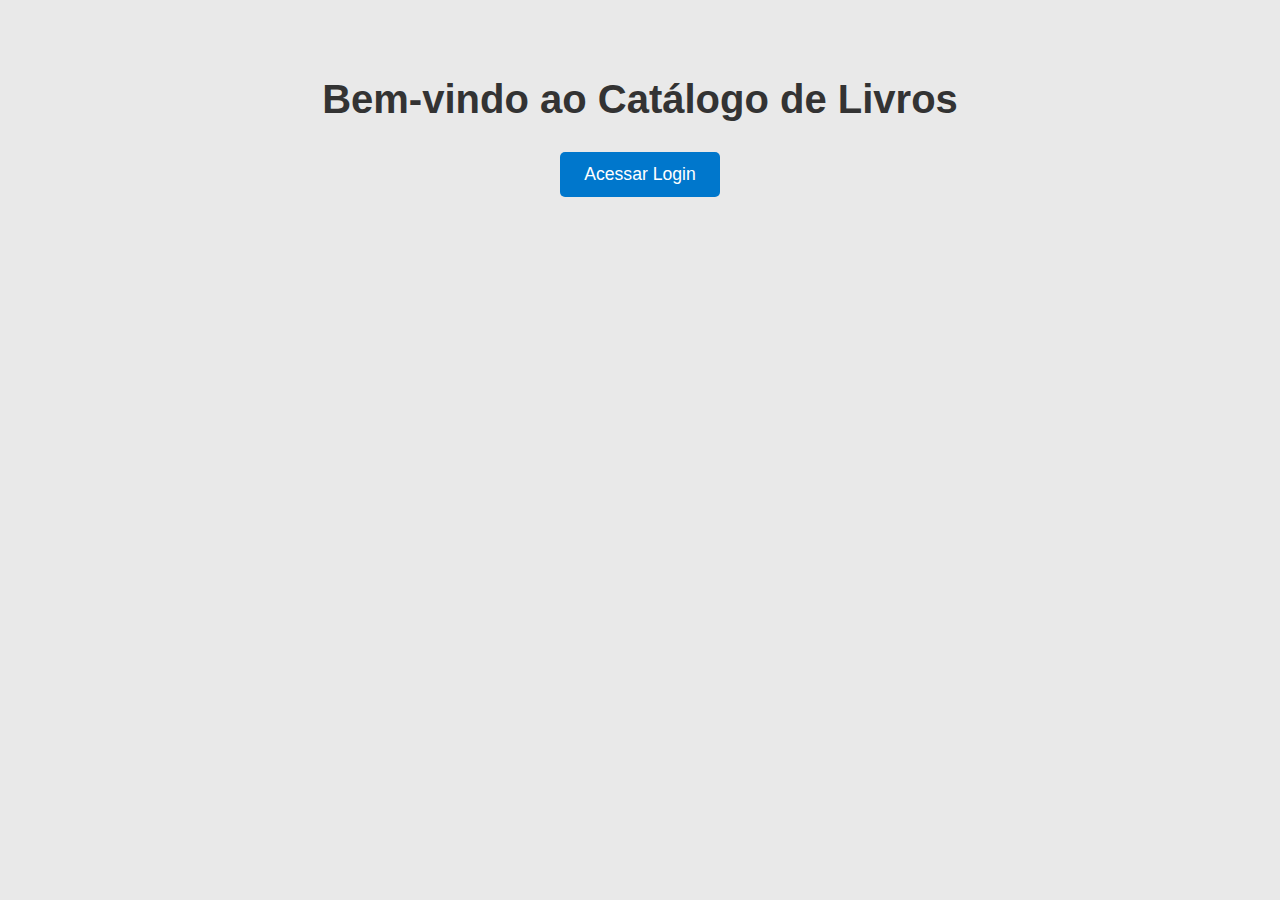
<file: index.html>
<!DOCTYPE html>
<html lang="pt-BR">
<head>
  <meta charset="UTF-8">
  <title>Catálogo de Livros - Home</title>
  <link rel="stylesheet" href="css/styles.css" />
</head>
<body>
  <h1>Bem-vindo ao Catálogo de Livros</h1>
  <a href="login.html">Acessar Login</a>
</body>
</html>
</file>
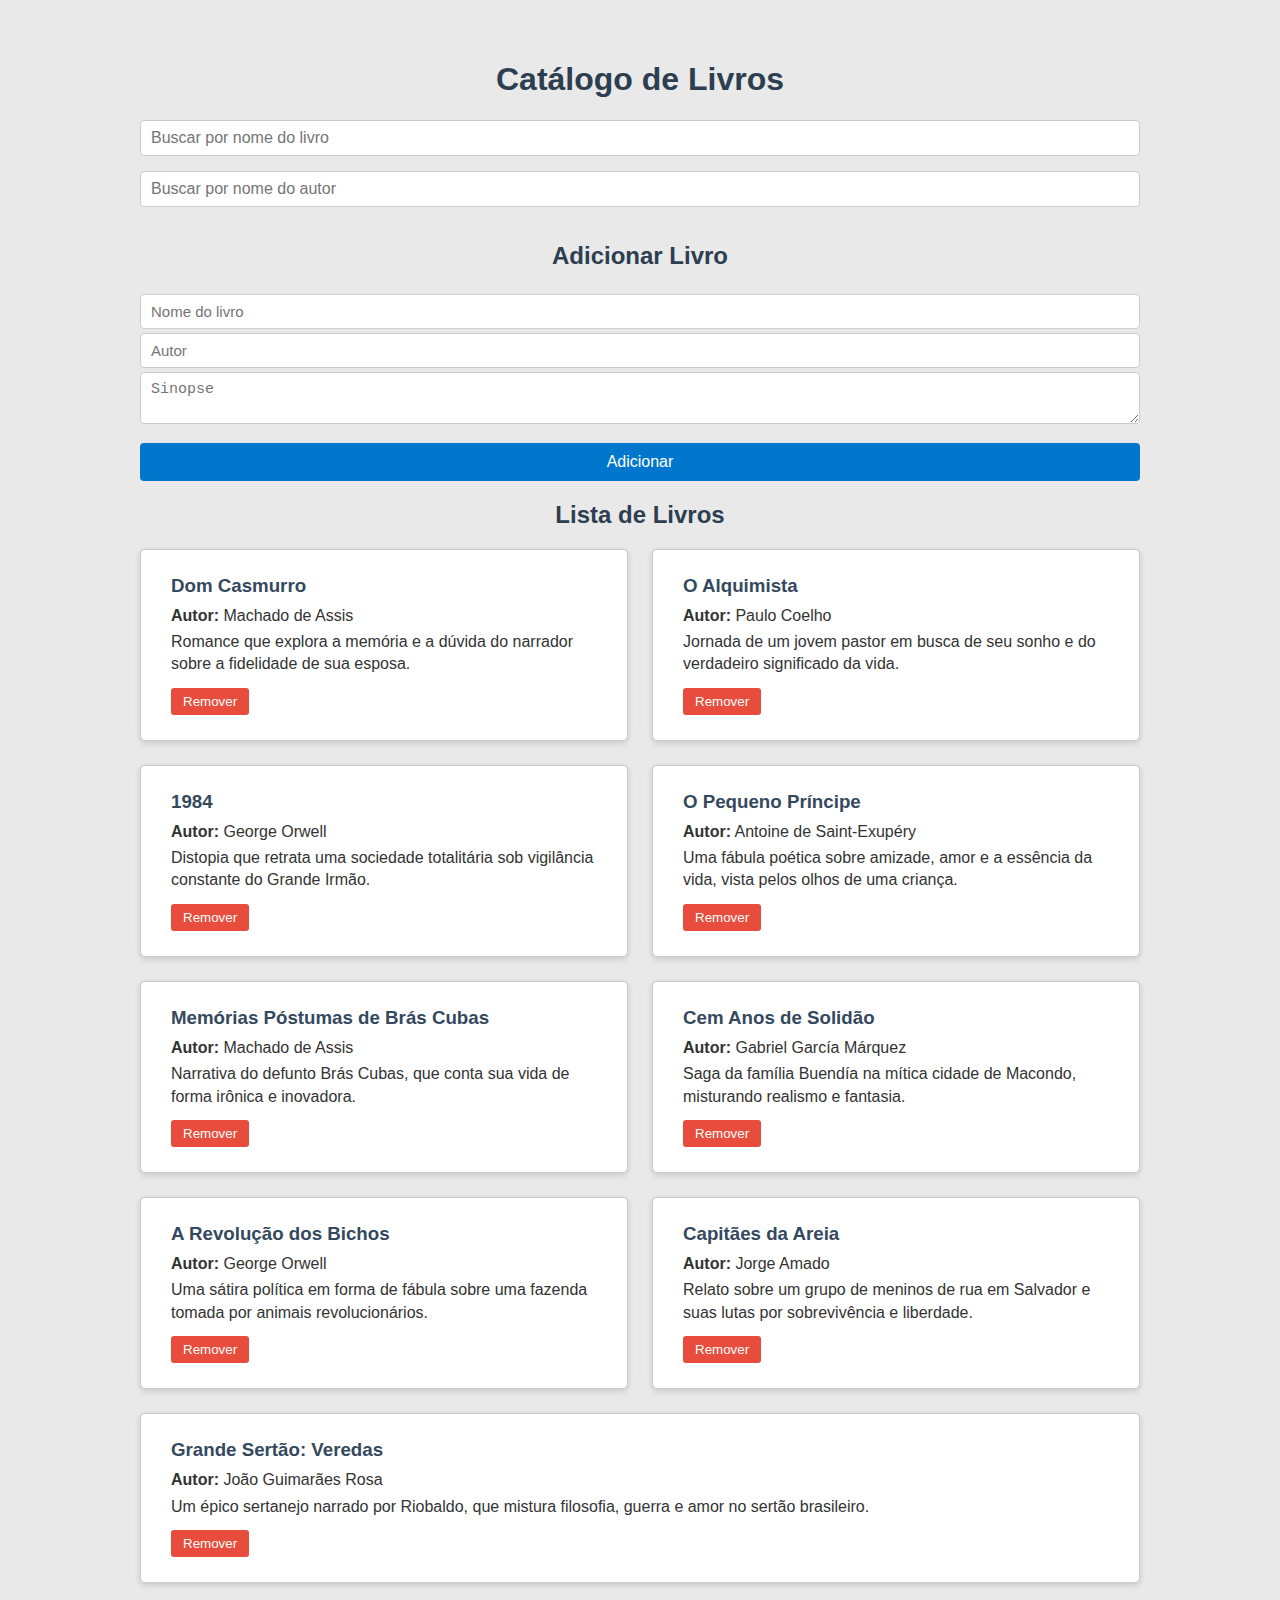
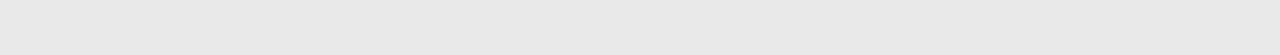
<file: livros.html>
<!DOCTYPE html>
<html lang="pt-BR">

<head>
  <meta charset="UTF-8" />
  <title>Catálogo de Livros</title>
  <link rel="stylesheet" href="css/livros.css" />
  <script src="js/livros.js" defer></script>
</head>

<body>
  <header>
    <h1>Catálogo de Livros</h1>
  </header>

  <section class="search-section">
    <input type="text" id="searchPorNome" placeholder="Buscar por nome do livro" />
  </section>

  <section class="search-section">
    <input type="text" id="searchPorAutor" placeholder="Buscar por nome do autor" />
  </section>

  <section class="form-section">
    <h2>Adicionar Livro</h2>
    <form id="addBookForm">
      <input type="text" id="nome" placeholder="Nome do livro" required />
      <input type="text" id="autor" placeholder="Autor" required />
      <textarea id="sinopse" placeholder="Sinopse" required></textarea>
      <button type="submit">Adicionar</button>
    </form>
  </section>

  <main>
    <h2>Lista de Livros</h2>
    <div id="booksList" class="book-list">
    </div>
  </main>
</body>

</html>
</file>
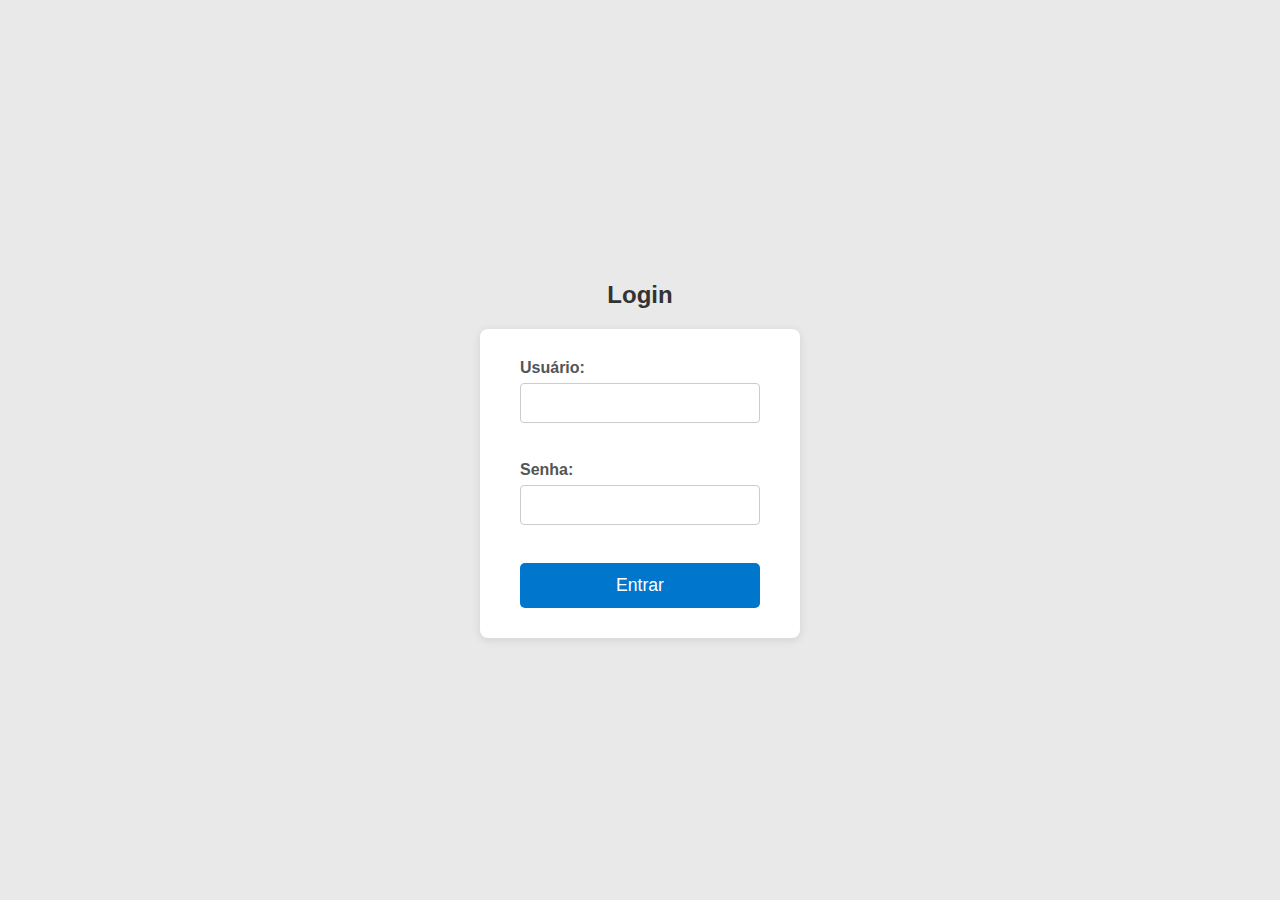
<file: login.html>
<!DOCTYPE html>
<html lang="pt-BR">
<head>
  <meta charset="UTF-8">
  <title>Login</title>
  <link rel="stylesheet" href="css/login.css">
  <script src="js/login.js" defer></script>
</head>
<body>
  <h2>Login</h2>
  <form onsubmit="validarLogin(event)">
    <label for="usuario">Usuário:</label>
    <input type="text" id="usuario" required><br><br>

    <label for="senha">Senha:</label>
    <input type="password" id="senha" required><br><br>

    <button type="submit">Entrar</button>
  </form>
</body>
</html>
</file>
<file: css/styles.css>
body {
  font-family: Arial, sans-serif;
  background-color: #e9e9e9;
  margin: 0;
  padding: 50px;
  text-align: center;
}

h1 {
  color: #333;
  font-size: 2.5em;
  margin-bottom: 30px;
}

a {
  display: inline-block;
  padding: 12px 24px;
  background-color: #0077cc;
  color: white;
  text-decoration: none;
  border-radius: 5px;
  font-size: 1.1em;
  transition: background-color 0.3s;
}

a:hover {
  background-color: #005fa3;
}
</file>
<file: css/livros.css>
body {
  font-family: Arial, sans-serif;
  padding: 40px;
  max-width: 1000px;
  margin: auto;
  background-color: #e9e9e9;
  color: #333;
}

h1, h2 {
  text-align: center;
  color: #2c3e50;
}

#searchPorNome, #searchPorAutor {
  width: 100%;
  padding: 8px 10px;
  margin-bottom: 15px;
  font-size: 16px;
  border: 1px solid #ccc;
  border-radius: 4px;
  box-sizing: border-box;
}

#booksList {
  display: flex;
  flex-wrap: wrap;
  gap: 24px;
  justify-content: space-between;
  margin-bottom: 30px;
}

.book {
  flex: 1 1 calc(50% - 12px);
  box-sizing: border-box;
  border: 1px solid #ccc;
  padding: 25px 30px;
  border-radius: 5px;
  background-color: #fff;
  box-shadow: 0 2px 6px rgba(0, 0, 0, 0.15);
}

.book h3 {
  margin: 0 0 8px 0;
  color: #34495e;
}

.book p {
  margin: 4px 0;
  line-height: 1.4;
}

.book button {
  margin-top: 8px;
  padding: 6px 12px;
  background-color: #e74c3c;
  border: none;
  color: white;
  border-radius: 3px;
  cursor: pointer;
  transition: background-color 0.3s ease;
}

.book button:hover {
  background-color: #c0392b;
}

form input[type="text"],
form textarea {
  width: 100%;
  padding: 8px 10px;
  margin-top: 4px;
  border: 1px solid #ccc;
  border-radius: 4px;
  box-sizing: border-box;
  font-size: 15px;
  resize: vertical;
}

form button[type="submit"] {
  margin-top: 15px;
  padding: 10px 16px;
  background-color: #0077cc;
  border: none;
  color: white;
  border-radius: 4px;
  font-size: 16px;
  cursor: pointer;
  transition: background-color 0.3s ease;
  display: block;
  width: 100%;
}

form button[type="submit"]:hover {
  background-color: #005fa3;
}

@media (max-width: 600px) {
  .book {
    flex: 1 1 100%;
  }
}
</file>
<file: css/login.css>
body {
  font-family: Arial, sans-serif;
  background-color: #e9e9e9;
  display: flex;
  flex-direction: column;
  align-items: center;
  justify-content: center;
  height: 100vh;
  margin: 0;
}

h2 {
  color: #333;
  margin-bottom: 20px;
}

form {
  background-color: white;
  padding: 30px 40px;
  border-radius: 8px;
  box-shadow: 0 2px 10px rgba(0,0,0,0.1);
  width: 320px;
  box-sizing: border-box;
}

label {
  display: block;
  margin-bottom: 6px;
  font-weight: bold;
  color: #555;
}

input[type="text"],
input[type="password"] {
  width: 100%;
  padding: 10px 12px;
  margin-bottom: 20px;
  border: 1.5px solid #ccc;
  border-radius: 4px;
  font-size: 1em;
  box-sizing: border-box;
  transition: border-color 0.3s;
}

input[type="text"]:focus,
input[type="password"]:focus {
  border-color: #0077cc;
  outline: none;
}

button {
  width: 100%;
  padding: 12px;
  background-color: #0077cc;
  color: white;
  border: none;
  border-radius: 5px;
  font-size: 1.1em;
  cursor: pointer;
  transition: background-color 0.3s;
}

button:hover {
  background-color: #005fa3;
}
</file>
